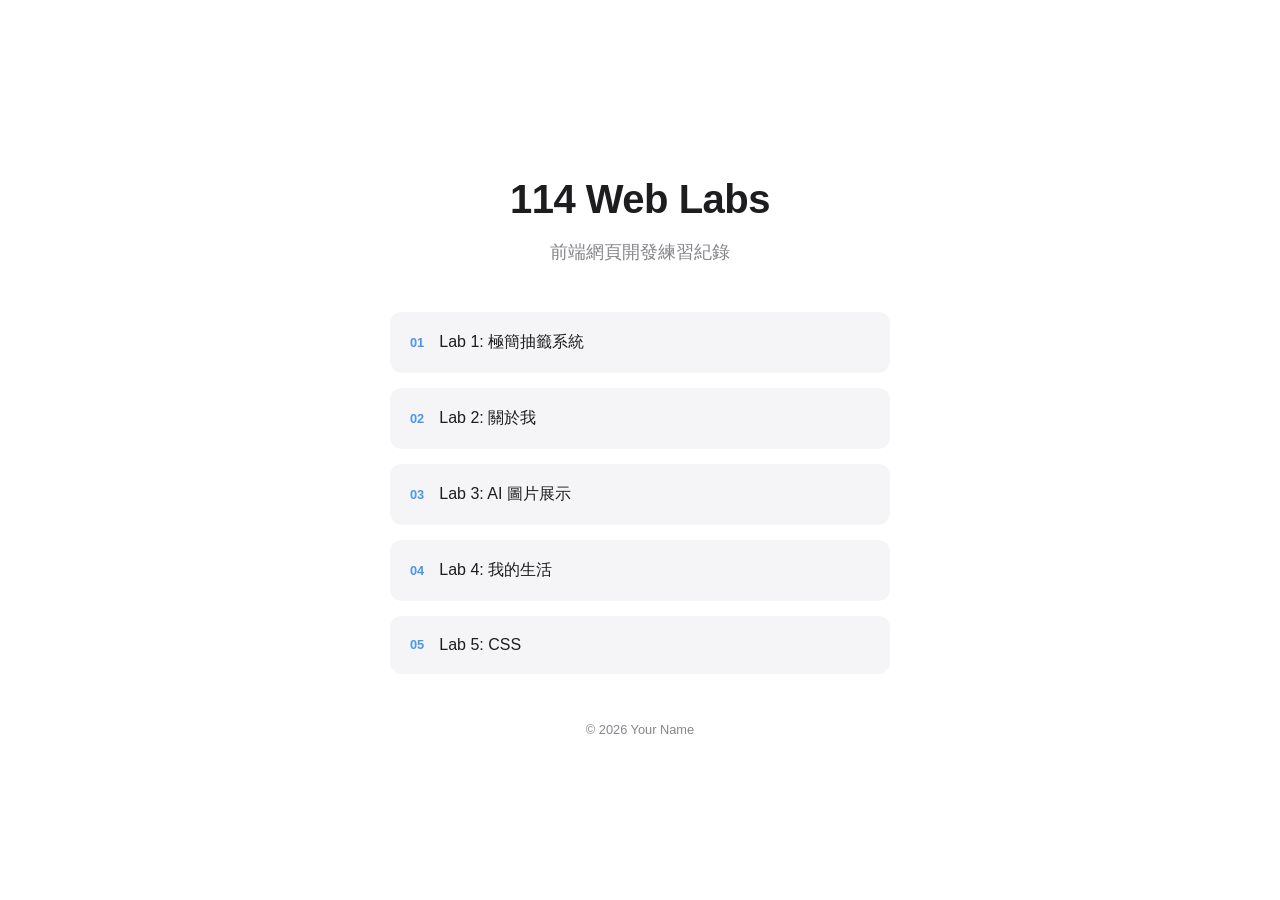
<file: index.html>
<!DOCTYPE html>
<html lang="zh-Hant">
<head>
    <meta charset="UTF-8">
    <meta name="viewport" content="width=device-width, initial-scale=1.0">
    <title>114 Web Labs</title>
    <link rel="stylesheet" href="style.css">
</head>
<body>

    <div class="container">
        <header>
            <h1>114 Web Labs</h1>
            <p class="subtitle">前端網頁開發練習紀錄</p>
        </header>
        
        <nav class="lab-list">
            <a href="lab1/index.html" class="lab-card">
                <span class="number">01</span>
                <span class="label">Lab 1: 極簡抽籤系統</span>
            </a>
            <a href="lab2/index.html" class="lab-card">
                <span class="number">02</span>
                <span class="label">Lab 2: 關於我</span>
            </a>
            <a href="lab3/index.html" class="lab-card">
                <span class="number">03</span>
                <span class="label">Lab 3: AI 圖片展示</span>
            </a>
            <a href="lab4/index.html" class="lab-card">
                <span class="number">04</span>
                <span class="label">Lab 4: 我的生活</span>
            </a>
            <a href="lab5/index.html" class="lab-card">
                <span class="number">05</span>
                <span class="label">Lab 5: CSS</span>
            </a>
        </nav>
        
        <footer>
            <p>&copy; 2026 Your Name</p>
        </footer>
    </div>

</body>
</html>
</file>
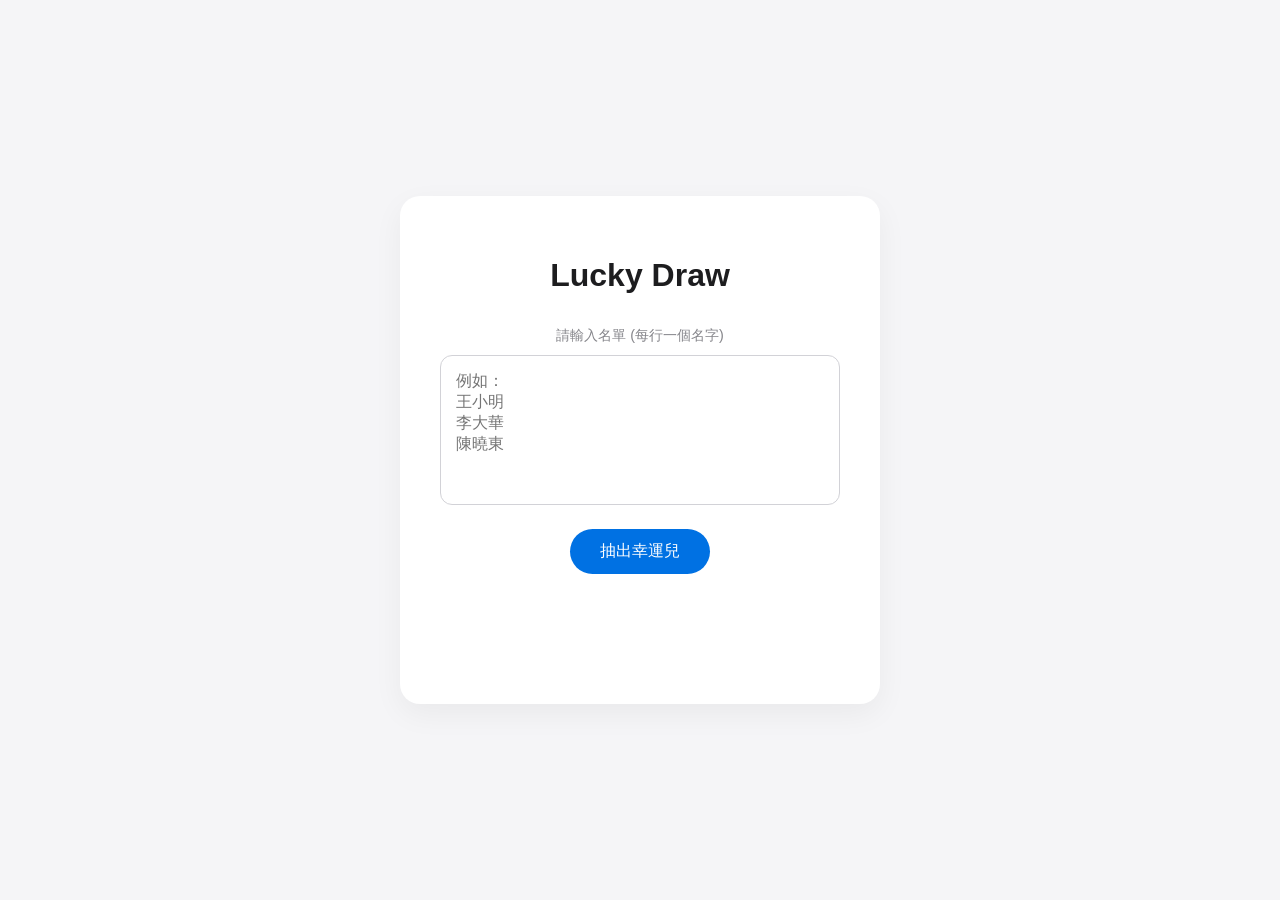
<file: lab1/index.html>
<!DOCTYPE html>
<html lang="zh-Hant">
<head>
    <meta charset="UTF-8">
    <meta name="viewport" content="width=device-width, initial-scale=1.0">
    <title>極簡抽籤系統</title>
    <link rel="stylesheet" href="style.css">
</head>
<body>

    <div class="draw-container">
        <h1>Lucky Draw</h1>
        
        <div class="input-section">
            <label for="nameList">請輸入名單 (每行一個名字)</label>
            <textarea id="nameList" placeholder="例如：&#10;王小明&#10;李大華&#10;陳曉東"></textarea>
        </div>

        <button id="drawBtn">抽出幸運兒</button>

        <div class="result-section">
            <div id="resultDisplay" class="typewriter"></div>
        </div>
    </div>

    <script src="script.js"></script>
</body>
</html>
</file>
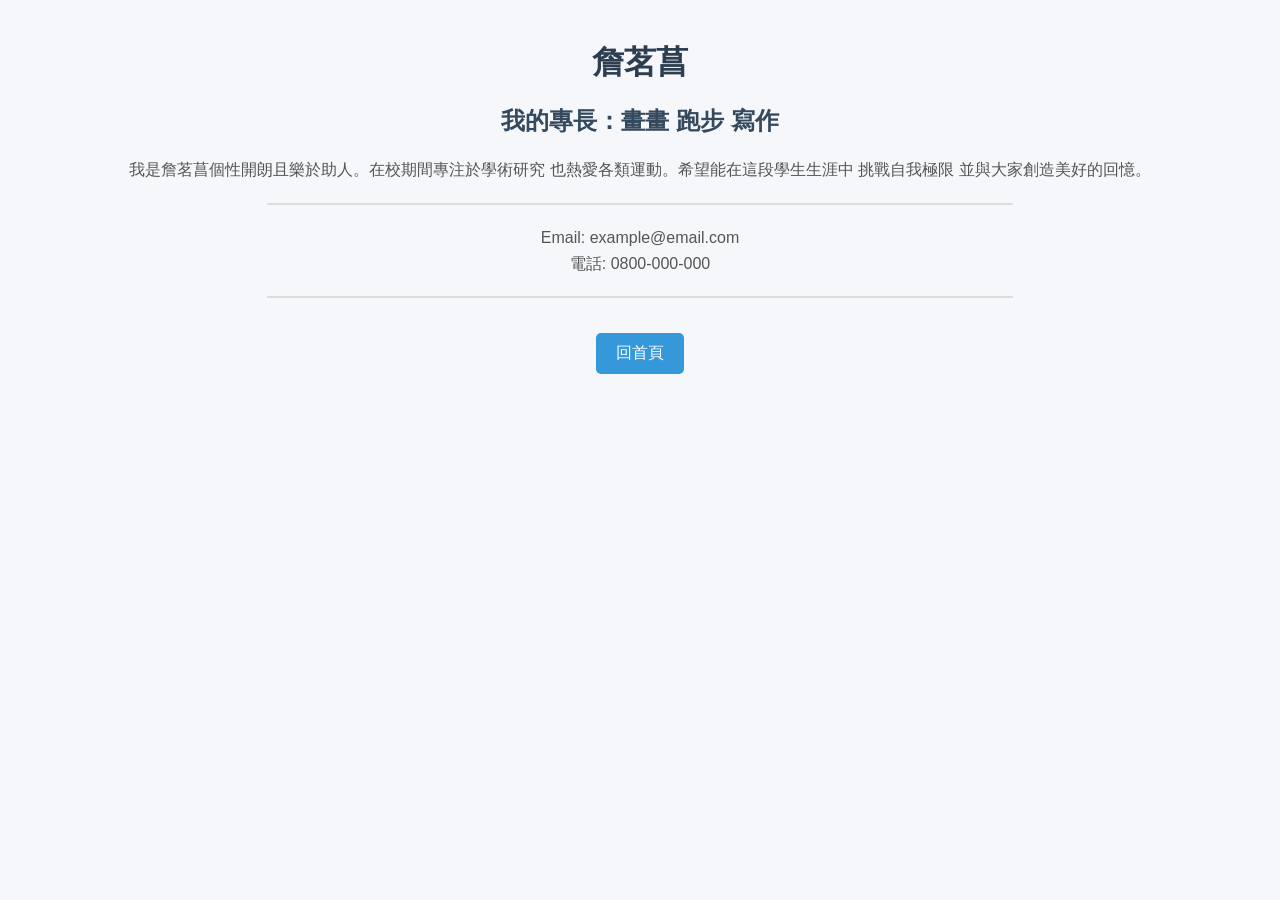
<file: lab2/index.html>
<!DOCTYPE html>
<html lang="zh-Hant">
<head>
    <meta charset="UTF-8"> <!-- 設定網頁編碼，避免中文亂碼 -->
    <meta name="viewport" content="width=device-width, initial-scale=1.0"> <!-- 讓手機也能正常顯示 -->
    <title>關於我</title> <!-- 瀏覽器分頁上顯示的標題 -->
    <link rel="stylesheet" href="style.css">
</head>
<body>
    <!-- 主標題：我的名字 -->
    <h1>詹茗菖</h1>

    <!-- 副標題：我的專長 -->
    <h2>我的專長：畫畫 跑步 寫作  </h2>

    <!-- 自我介紹段落 -->
    <p>
        我是詹茗菖個性開朗且樂於助人。在校期間專注於學術研究 也熱愛各類運動。希望能在這段學生生涯中 挑戰自我極限 並與大家創造美好的回憶。 
    </p>

    <!-- 分隔線 -->
    <hr>

    <!-- 聯絡資訊 -->
    <p>
        Email: example@email.com<br>
        電話: 0800-000-000
    </p>

    <hr>

    <!-- 回首頁 -->
    <a href="../index.html">回首頁</a>
</body>
</html>
</file>
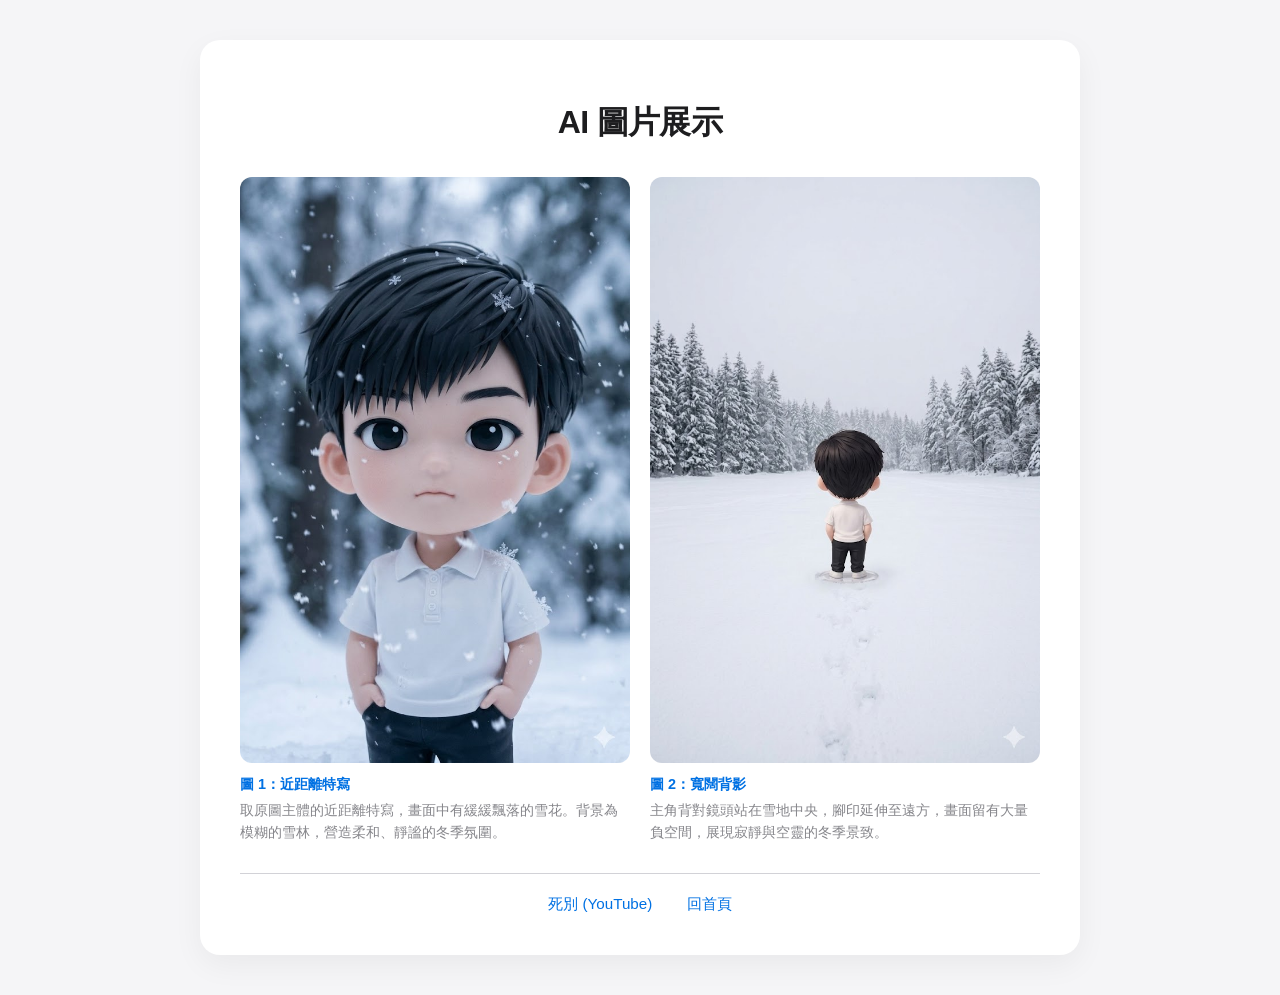
<file: lab3/index.html>
<!DOCTYPE html>
<html lang="zh-Hant">
<head>
    <meta charset="UTF-8">
    <meta name="viewport" content="width=device-width, initial-scale=1.0">
    <title>AI 圖片展示</title>
    <link rel="stylesheet" href="style.css">
</head>
<body>

    <div class="gallery-container">
        <h1>AI 圖片展示</h1>

        <div class="image-grid">
            <div class="image-card">
                <img src="001.jpg" alt="特寫">
                <label>圖 1：近距離特寫</label>
                <p>取原圖主體的近距離特寫，畫面中有緩緩飄落的雪花。背景為模糊的雪林，營造柔和、靜謐的冬季氛圍。</p>
            </div>

            <div class="image-card">
                <img src="002.jpg" alt="背影">
                <label>圖 2：寬闊背影</label>
                <p>主角背對鏡頭站在雪地中央，腳印延伸至遠方，畫面留有大量負空間，展現寂靜與空靈的冬季景致。</p>
            </div>
        </div>

        <div class="footer-nav">
            <a href="https://youtu.be/6Fm-wW_57FY?si=8QikTB4loxqX-0U-" target="_blank">死別 (YouTube)</a>
            <a href="../index.html">回首頁</a>
        </div>
    </div>

</body>
</html>
</file>
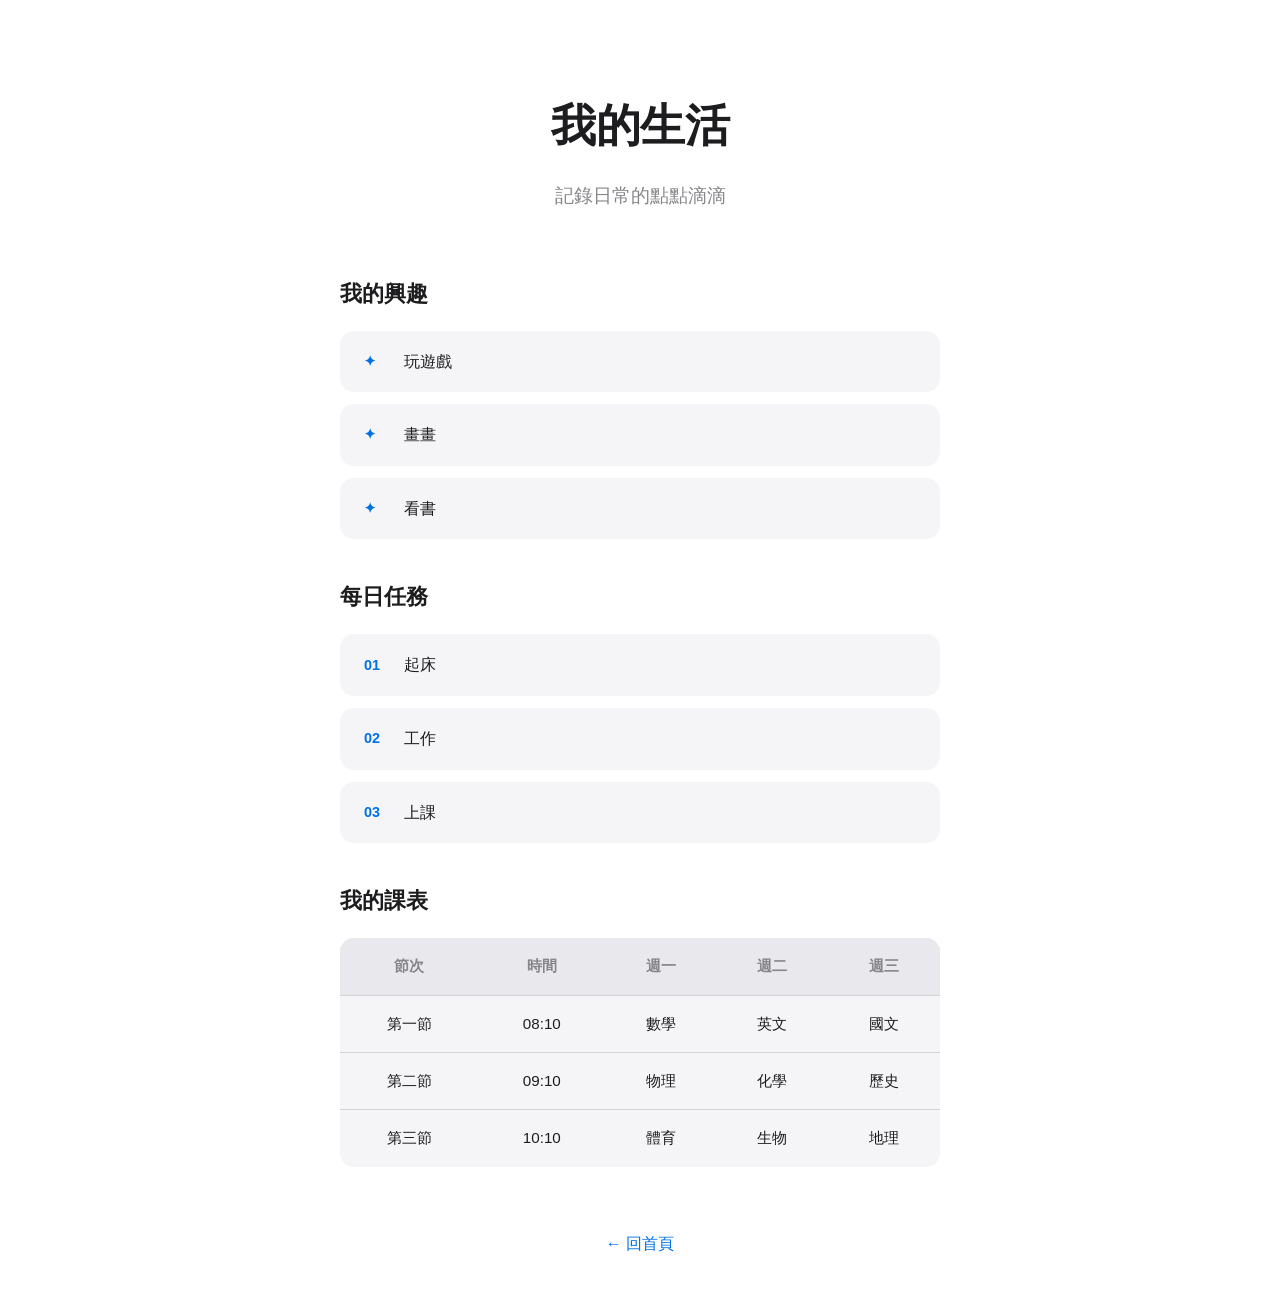
<file: lab4/index.html>
<!DOCTYPE html>
<html lang="zh-Hant">
<head>
    <meta charset="UTF-8">
    <meta http-equiv="X-UA-Compatible" content="IE=edge">
    <meta name="viewport" content="width=device-width, initial-scale=1.0">
    <title>我的生活</title>
    <link rel="stylesheet" href="style.css">
</head>
<body>
    <div class="container">
        <header>
            <h1>我的生活</h1>
            <p class="subtitle">記錄日常的點點滴滴</p>
        </header>

        <section>
            <h2>我的興趣</h2>
            <ul class="lab-list">
                <li class="lab-card"><span class="number">✦</span><span class="label">玩遊戲</span></li>
                <li class="lab-card"><span class="number">✦</span><span class="label">畫畫</span></li>
                <li class="lab-card"><span class="number">✦</span><span class="label">看書</span></li>
            </ul>
        </section>

        <section>
            <h2>每日任務</h2>
            <ol class="lab-list">
                <li class="lab-card"><span class="number">01</span><span class="label">起床</span></li>
                <li class="lab-card"><span class="number">02</span><span class="label">工作</span></li>
                <li class="lab-card"><span class="number">03</span><span class="label">上課</span></li>
            </ol>
        </section>

        <section>
            <h2>我的課表</h2>
            <div class="table-container">
                <table>
                    <thead>
                        <tr>
                            <th>節次</th>
                            <th>時間</th>
                            <th>週一</th>
                            <th>週二</th>
                            <th>週三</th>
                        </tr>
                    </thead>
                    <tbody>
                        <tr>
                            <td>第一節</td>
                            <td>08:10</td>
                            <td>數學</td>
                            <td>英文</td>
                            <td>國文</td>
                        </tr>
                        <tr>
                            <td>第二節</td>
                            <td>09:10</td>
                            <td>物理</td>
                            <td>化學</td>
                            <td>歷史</td>
                        </tr>
                        <tr>
                            <td>第三節</td>
                            <td>10:10</td>
                            <td>體育</td>
                            <td>生物</td>
                            <td>地理</td>
                        </tr>
                    </tbody>
                </table>
            </div>
        </section>

        <footer>
            <a href="../index.html" class="back-btn">← 回首頁</a>
        </footer>
    </div>
</body>
</html>
</file>
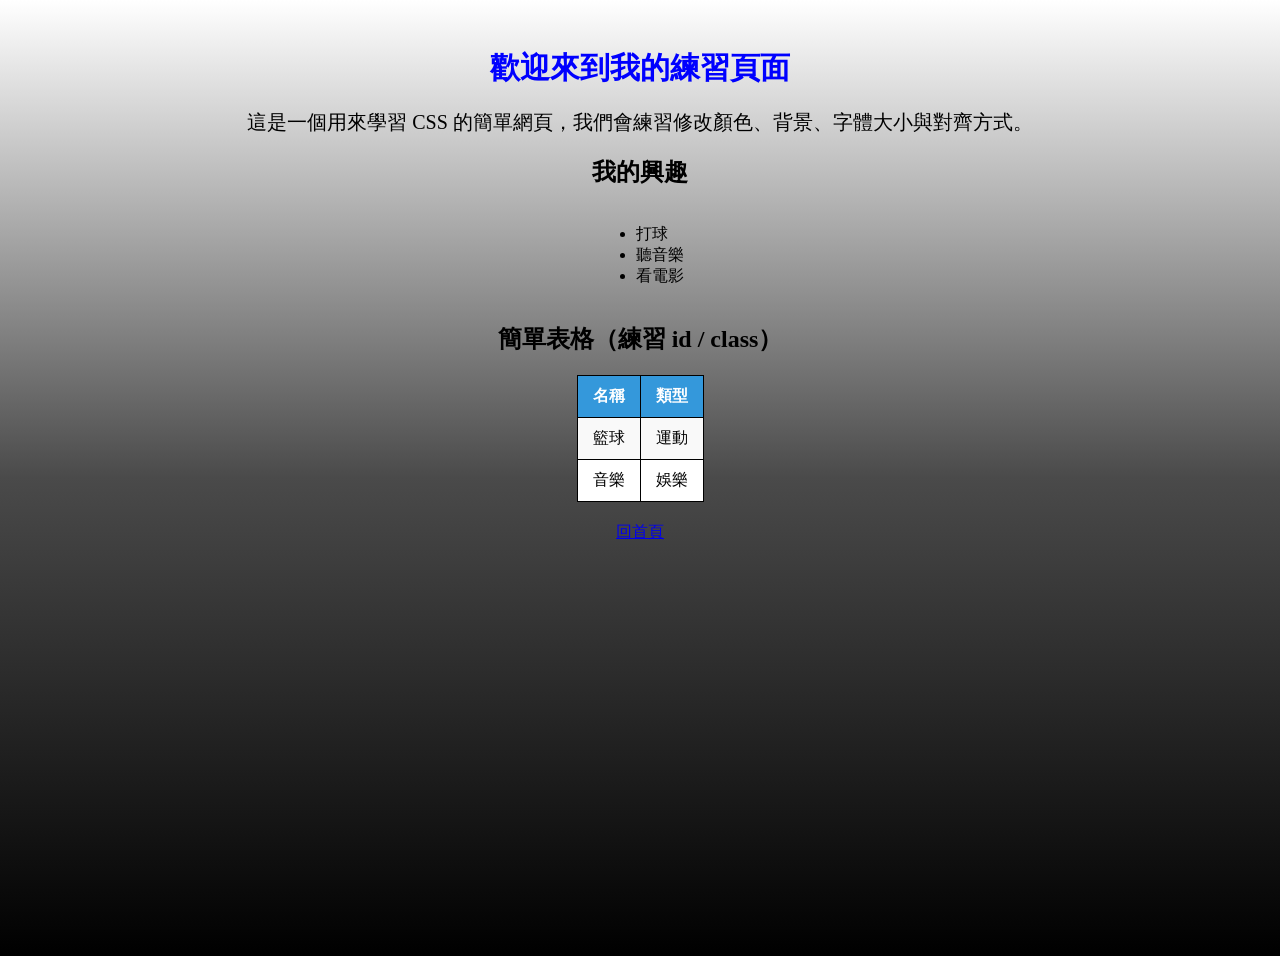
<file: lab5/index.html>
<!DOCTYPE html>
<html lang="zh-Hant">
<head>
    <meta charset="UTF-8">
    <meta name="viewport" content="width=device-width, initial-scale=1.0">
    <title>CSS 練習頁面</title>
    <link rel="stylesheet" href="style.css">
</head>
<body>
    <h1>歡迎來到我的練習頁面</h1>

    <p>
        這是一個用來學習 CSS 的簡單網頁，我們會練習修改顏色、背景、字體大小與對齊方式。
    </p>

    <h2>我的興趣</h2>
    <ul>
        <li>打球</li>
        <li>聽音樂</li>
        <li>看電影</li>
    </ul>

    <h2>簡單表格（練習 id / class）</h2>
    <table id="my-table">
        <tr>
            <th>名稱</th>
            <th>類型</th>
        </tr>
        <tr class="row1">
            <td>籃球</td>
            <td>運動</td>
        </tr>
        <tr class="row2">
            <td>音樂</td>
            <td>娛樂</td>
        </tr>
    </table>
    <a href="../index.html">回首頁</a>
</body>
</html>
</file>
<file: style.css>
:root {
    --bg-color: #ffffff;
    --text-primary: #1d1d1f;
    --text-secondary: #86868b;
    --accent: #0071e3;
    --card-bg: #f5f5f7;
}

body {
    margin: 0;
    font-family: -apple-system, BlinkMacSystemFont, "Segoe UI", Roboto, sans-serif;
    background-color: var(--bg-color);
    color: var(--text-primary);
    display: flex;
    justify-content: center;
    align-items: center;
    min-height: 100vh;
}

.container {
    width: 90%;
    max-width: 500px;
    text-align: center;
}

header {
    margin-bottom: 3rem;
}

h1 {
    font-size: 2.5rem;
    font-weight: 700;
    letter-spacing: -0.5px;
    margin-bottom: 0.5rem;
}

.subtitle {
    color: var(--text-secondary);
    font-size: 1.1rem;
}

.lab-list {
    display: flex;
    flex-direction: column;
    gap: 15px;
}

/* 卡片式設計 */
.lab-card {
    display: flex;
    align-items: center;
    padding: 20px;
    background-color: var(--card-bg);
    border-radius: 12px;
    text-decoration: none;
    color: var(--text-primary);
    transition: transform 0.2s ease, background-color 0.2s ease;
}

.lab-card:hover {
    transform: scale(1.02);
    background-color: #e8e8ed;
}

.number {
    font-size: 0.8rem;
    font-weight: bold;
    color: var(--accent);
    margin-right: 15px;
    opacity: 0.7;
}

.label {
    font-weight: 500;
}

footer {
    margin-top: 3rem;
    font-size: 0.8rem;
    color: var(--text-secondary);
}
</file>
<file: lab1/style.css>
:root {
    --primary: #0071e3;
    --bg: #f5f5f7;
    --text: #1d1d1f;
}

body {
    margin: 0;
    font-family: -apple-system, sans-serif;
    background-color: var(--bg);
    color: var(--text);
    display: flex;
    justify-content: center;
    align-items: center;
    min-height: 100vh;
}

.draw-container {
    background: white;
    padding: 40px;
    border-radius: 20px;
    box-shadow: 0 10px 30px rgba(0,0,0,0.05);
    width: 90%;
    max-width: 400px;
    text-align: center;
}

h1 { font-weight: 600; margin-bottom: 2rem; }

label { display: block; margin-bottom: 10px; font-size: 0.9rem; color: #86868b; }

textarea {
    width: 100%;
    height: 150px;
    padding: 15px;
    border: 1px solid #d2d2d7;
    border-radius: 12px;
    resize: none;
    box-sizing: border-box;
    font-size: 1rem;
    outline: none;
    transition: border-color 0.3s;
}

textarea:focus { border-color: var(--primary); }

button {
    margin-top: 20px;
    background: var(--primary);
    color: white;
    border: none;
    padding: 12px 30px;
    border-radius: 25px;
    font-size: 1rem;
    cursor: pointer;
    transition: transform 0.2s, opacity 0.2s;
}

button:active { transform: scale(0.95); }

.result-section {
    margin-top: 30px;
    height: 60px; /* 固定高度防止跳動 */
    display: flex;
    justify-content: center;
    align-items: center;
}

.typewriter {
    font-size: 1.5rem;
    font-weight: 700;
    color: var(--primary);
}
</file>
<file: lab2/style.css>
/* 整體頁面設定 */
body {
    font-family: Arial, sans-serif;
    background-color: #f5f7fa;
    margin: 0;
    padding: 20px;
    text-align: center;
}

/* 主標題 */
h1 {
    color: #2c3e50;
    margin-bottom: 10px;
}

/* 副標題 */
h2 {
    color: #34495e;
    margin-bottom: 20px;
}

/* 段落 */
p {
    color: #555;
    line-height: 1.6;
}

/* 分隔線 */
hr {
    margin: 20px auto;
    width: 60%;
    border: 1px solid #ddd;
}

/* 連結按鈕 */
a {
    display: inline-block;
    margin-top: 15px;
    padding: 10px 20px;
    background-color: #3498db;
    color: white;
    text-decoration: none;
    border-radius: 5px;
}

/* 滑鼠移上效果 */
a:hover {
    background-color: #2980b9;
}
</file>
<file: lab3/style.css>
:root {
    --primary: #0071e3;
    --bg: #f5f5f7;
    --text: #1d1d1f;
    --secondary-text: #86868b;
    --card-shadow: 0 10px 30px rgba(0,0,0,0.05);
}

body {
    margin: 0;
    font-family: -apple-system, BlinkMacSystemFont, "Segoe UI", Roboto, Helvetica, Arial, sans-serif;
    background-color: var(--bg);
    color: var(--text);
    display: flex;
    flex-direction: column;
    align-items: center;
    min-height: 100vh;
    padding: 40px 20px;
    box-sizing: border-box;
}

/* 容器樣式 */
.gallery-container {
    background: white;
    padding: 40px;
    border-radius: 20px;
    box-shadow: var(--card-shadow);
    width: 95%;
    max-width: 800px;
    text-align: center;
}

h1 { 
    font-weight: 600; 
    margin-bottom: 2rem; 
    letter-spacing: -0.02em;
}

/* 圖片區塊佈局 */
.image-grid {
    display: grid;
    grid-template-columns: 1fr 1fr;
    gap: 20px;
    margin-bottom: 30px;
}

@media (max-width: 600px) {
    .image-grid { grid-template-columns: 1fr; }
}

/* 個別圖片卡片 */
.image-card {
    text-align: left;
}

.image-card img {
    width: 100%;
    border-radius: 12px;
    display: block;
    margin-bottom: 12px;
    transition: transform 0.3s ease;
}

.image-card img:hover {
    transform: scale(1.02);
}

.image-card label {
    display: block;
    margin-bottom: 6px;
    font-size: 0.9rem;
    font-weight: 600;
    color: var(--primary);
}

.image-card p {
    font-size: 0.9rem;
    color: var(--secondary-text);
    margin: 0;
    line-height: 1.5;
}

/* 底部連結 */
.footer-nav {
    margin-top: 30px;
    padding-top: 20px;
    border-top: 1px solid #d2d2d7;
}

a {
    color: var(--primary);
    text-decoration: none;
    font-size: 0.95rem;
    margin: 0 15px;
    transition: opacity 0.2s;
}

a:hover {
    opacity: 0.7;
}
</file>
<file: lab4/style.css>
:root {
    --bg-color: #ffffff;
    --text-primary: #1d1d1f;
    --text-secondary: #86868b;
    --accent: #0071e3;
    --card-bg: #f5f5f7;
    --border-color: #d2d2d7;
}

body {
    margin: 0;
    padding: 60px 20px;
    font-family: -apple-system, BlinkMacSystemFont, "Segoe UI", Roboto, sans-serif;
    background-color: var(--bg-color);
    color: var(--text-primary);
    display: flex;
    justify-content: center;
    line-height: 1.6;
}

.container {
    width: 100%;
    max-width: 600px;
}

header {
    text-align: center;
    margin-bottom: 4rem;
}

h1 {
    font-size: 2.8rem;
    font-weight: 700;
    letter-spacing: -0.5px;
    margin-bottom: 0.5rem;
}

.subtitle {
    color: var(--text-secondary);
    font-size: 1.2rem;
}

h2 {
    font-size: 1.4rem;
    font-weight: 600;
    margin: 2.5rem 0 1.2rem 0;
}

/* 列表與卡片設計 */
.lab-list {
    list-style: none;
    padding: 0;
    display: flex;
    flex-direction: column;
    gap: 12px;
}

.lab-card {
    display: flex;
    align-items: center;
    padding: 18px 24px;
    background-color: var(--card-bg);
    border-radius: 14px;
    transition: transform 0.2s ease, background-color 0.2s ease;
}

.lab-card:hover {
    transform: scale(1.02);
    background-color: #ebebee;
}

.number {
    font-size: 0.9rem;
    font-weight: bold;
    color: var(--accent);
    margin-right: 15px;
    min-width: 25px;
}

.label {
    font-weight: 500;
}

/* 表格設計 */
.table-container {
    overflow-x: auto;
    border-radius: 14px;
    background-color: var(--card-bg);
}

table {
    width: 100%;
    border-collapse: collapse;
    font-size: 0.95rem;
}

th, td {
    padding: 16px;
    text-align: center;
    border-bottom: 1px solid var(--border-color);
}

th {
    background-color: #e8e8ed;
    color: var(--text-secondary);
    font-weight: 600;
}

tr:last-child td {
    border-bottom: none;
}

/* 頁尾與按鈕 */
footer {
    text-align: center;
    margin-top: 4rem;
}

.back-btn {
    text-decoration: none;
    color: var(--accent);
    font-weight: 500;
    padding: 10px 20px;
    border-radius: 20px;
    transition: background-color 0.2s;
}

.back-btn:hover {
    background-color: #f0f7ff;
}
</file>
<file: lab5/style.css>
h1 {
color: blue;
    text-align: center;
    font-size: 30px;
  }
  p{text-align: center;
    font-size: 20px;
  }
  body {
    background: linear-gradient(180deg, #ffffff 0%, #4a4a4a 50%, #000000 100%);
    min-height: 100vh;    text-align: center;
    padding: 20px;
  }
  ul {
    display: inline-block;
    text-align: left;
  }
  table {
    margin: 20px auto;
    border-collapse: collapse;
  }
  
  th,
  td {
    border: 1px solid #000000;
    padding: 10px 15px;
  }
  
  th {
    background-color: #3498db;
    color: rgb(255, 255, 255);
  
  }
  #my-table {
    background-color: white;
  }
  
  .row1 {
    background-color: #f9f9f9;
  }
  
  .row2 {
    background-color: #ffffff;
  }
</file>
